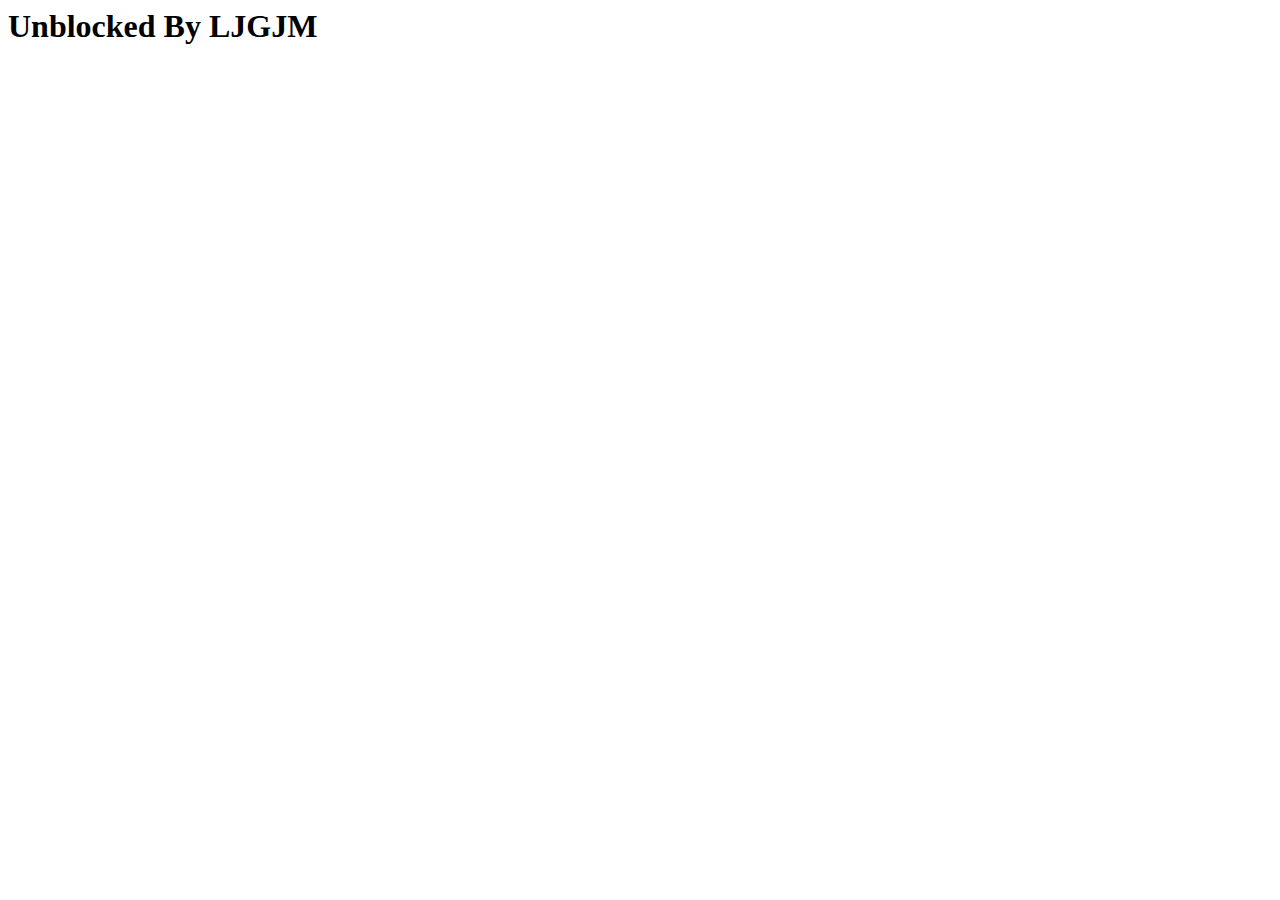
<file: index.html>
<html>
  <head>
    <title>Unblocked By LJGJM</title>
    <meta http-equiv="refresh" content="1; url=./7/">
    </head>
  </head>
  <body>
    <h1>
        Unblocked By LJGJM
    </h1>
  </body>
</html>
</file>
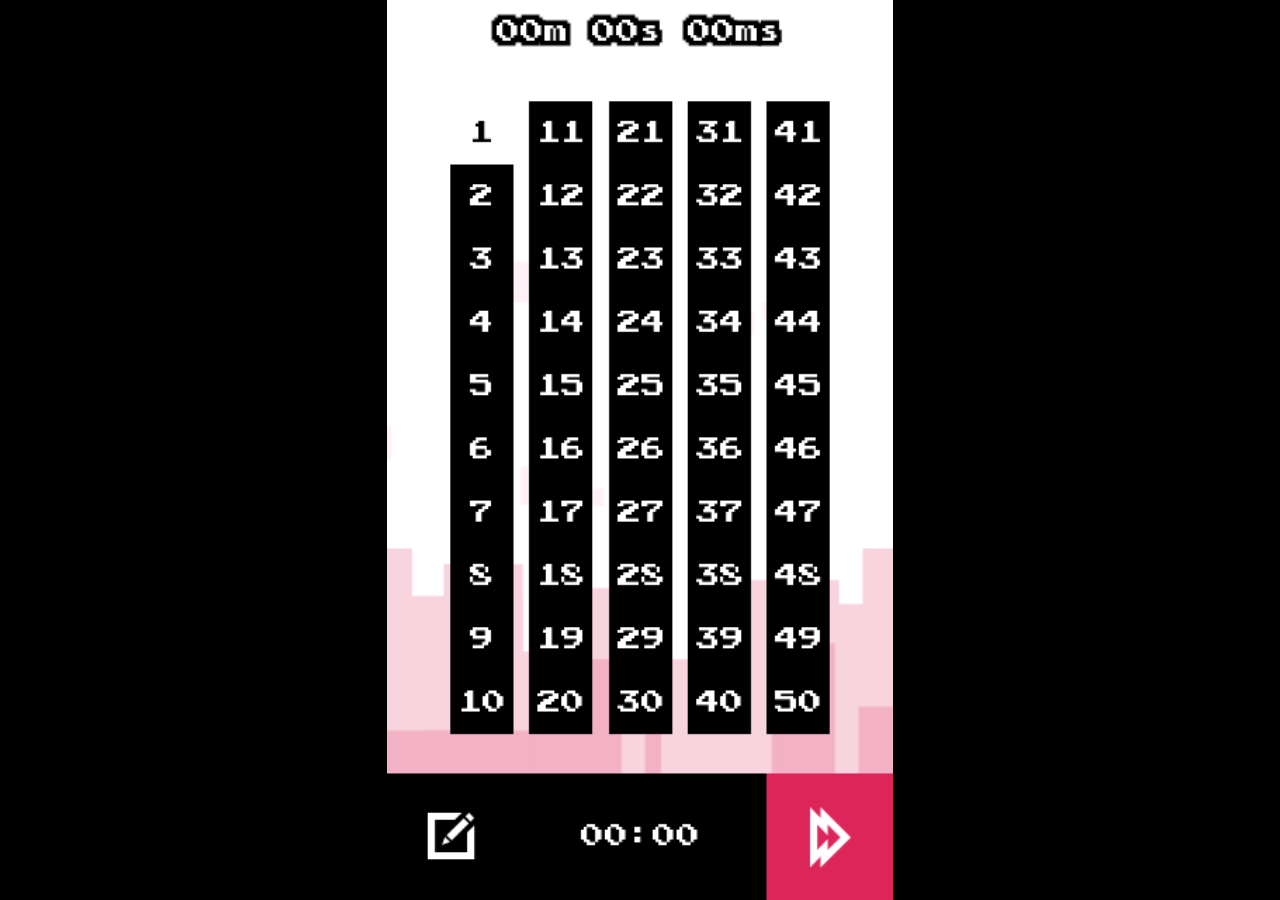
<file: BoxelRebound/index.html>
<!DOCTYPE html>
<html>
    <head>
        <meta charset="utf-8" />
        <meta name="format-detection" content="telephone=no" />
        <meta name="msapplication-tap-highlight" content="no" />
        <meta content='width=device-width, initial-scale=1, maximum-scale=1, user-scalable=0' name='viewport' />
        <link href="css/materia-icons.css" rel="stylesheet">
        <link rel="stylesheet" type="text/css" href="css/stylesheet.css">
        <link rel="icon" type="image/png" href="img/icons/icon.png">
        <title>Boxel Rebound</title>
    </head>
    <body oncontextmenu="return false;">
        <div class="app" id="app">
            <div id="content">
                <canvas id="gameCanvas" width="360" height="640"></canvas>
            </div>
        </div>

        <form id="id-options" class="options" style="display: none;">
            <div class="banner">
                <img src="img/banner.png" />
                <p class="title">Boxel<br> Rebound</p>
                <p class="subtitle"><img class="google-icon" src="img/icons/google-icon.svg" /><span id="status">Boxel Golf is now available on Google Chrome!</span></p>
            </div>
            <span id="version"></span>
            <div class="wrapper">
                <input id="id-audio" type="checkbox" class="switch-input">
                <label for="id-audio" class="switch-label">Audio</label>
                <input id="id-fullscreen" type="checkbox" class="switch-input">
                <label for="id-fullscreen" class="switch-label">Fullscreen</label>
                <input id="id-fastmode" type="checkbox" class="switch-input">
                <label for="id-fastmode" class="switch-label">Fast Mode</label>
                <div class="buttons">
                    <button id="id-browse" type="button" class="md-btn" autofocus><i class="material-icons">language</i></button>
                    <button id="id-play" type="button" class="md-btn" autofocus>play</button>
                </div>
                <div class="social"><span id="id-social"><i class="material-icons">favorite</i> Write a review</span></div>
            </div>
        </form>

        <div id="browser" class="browser" style="display: none;">
            <div class="wrapper">
                <img class="icon" src="img/icons/icon.png">
                <h1>Boxel Rebound Community</h1>
                <nav>
                    <ul>
                        <li><a href="index.html?browse=true&filter=recent">Recent</a></li>
                        <li><a href="index.html?browse=true&filter=hot">Hot</a></li>
                        <li><a href="index.html?browse=true&filter=popular">Popular</a></li>
                        <li><a href="index.html?browse=true&filter=easy">Easy</a></li>
                        <li><a href="index.html?browse=true&filter=expert">Expert</a></li>
                        <li>
                            <form id="search-form">
                                <input id="search-box" type="text" placeholder="ex: #aabbcc">
                                <button>Search</button>
                            </form>
                        </li>
                    </ul>
                </nav>
                <div class="row">
                    <div id="levels" class="levels col-9 row loading"></div>
                    <div class="col-3" id="app-container"></div>
                </div>
                <p class="disclaimer">All levels are temporary, and are subject to deletion at any time.</p>
            </div>
        </div>

        <!--Game foundation-->
        <script src="js/lz-string.min.js"></script>
        <script src="js/preloadjs-NEXT.min.js"></script>
        <script src="js/soundjs-NEXT.min.js"></script>
        <script src="js/easeljs-NEXT.min.js"></script>
        <script src="js/tweenjs-NEXT.min.js"></script>
        <script src="js/jquery-3.3.1.min.js"></script>
        <script src="js/draggable.min.js"></script>

        <!-- Game 'Classes'  -->
        <script type="text/javascript" src="js/AssetManager.js"></script>
        <script type="text/javascript" src="js/Theme.js"></script>
        <script type="text/javascript" src="js/Home.js"></script>
        <script type="text/javascript" src="js/Interface.js"></script>
        <script type="text/javascript" src="js/DialogWindow.js"></script>
        <script type="text/javascript" src="js/Clock.js"></script>
        <script type="text/javascript" src="js/Timer.js"></script>
        <script type="text/javascript" src="js/LevelMap.js"></script>
        <script type="text/javascript" src="js/LevelEditor.js"></script>
        <script type="text/javascript" src="js/StorageManager.js"></script>
        <script type="text/javascript" src="js/Tiles.js"></script>
        <script type="text/javascript" src="js/Player.js"></script>
        <script type="text/javascript" src="js/Gravity.js"></script>
        <script type="text/javascript" src="js/Particles.js"></script>
        <script type="text/javascript" src="js/Button.js"></script>
        <script type="text/javascript" src="js/LunchBox.js"></script>
        <script type="text/javascript" src="js/Game.js"></script>
        <script type="text/javascript" src="js/FileSaver.min.js"></script>
        <script type="text/javascript" src="js/buy.js"></script>
        <script type="text/javascript" src="js/Extension.js"></script>
    </body>
</html>
</file>
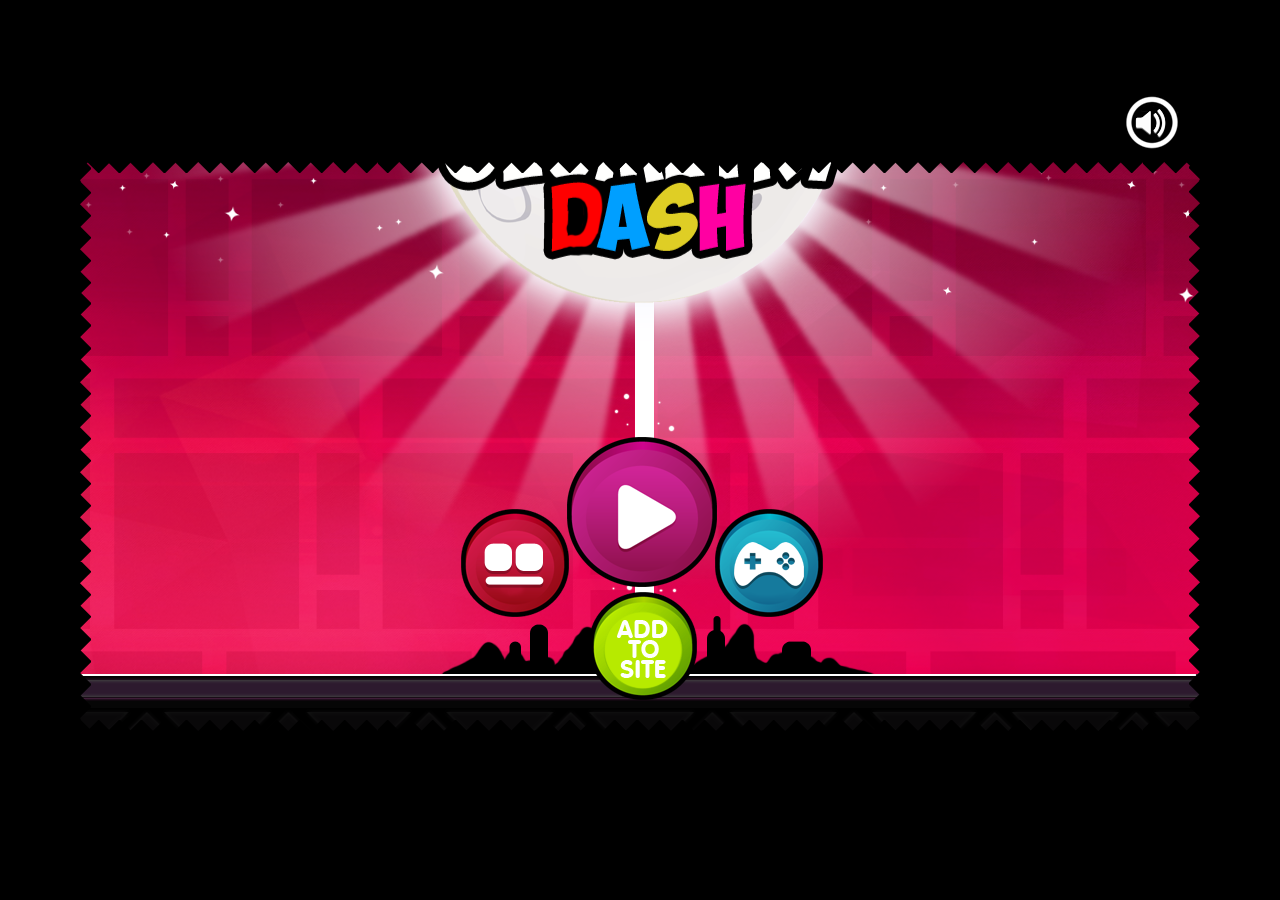
<file: GD/index.html>
<!DOCTYPE html>
<html manifest="offline.appcache">
<head>
    <meta charset="UTF-8" />
	<meta http-equiv="X-UA-Compatible" content="IE=edge,chrome=1" />
	<title>Geometry Dash</title>
	
	<!-- Standardised web app manifest -->
	<link rel="manifest" href="appmanifest.json" />
	
	<!-- Allow fullscreen mode on iOS devices. (These are Apple specific meta tags.) -->
	<meta name="viewport" content="width=device-width, initial-scale=1.0, maximum-scale=1.0, minimum-scale=1.0, user-scalable=no, minimal-ui" />
	<meta name="apple-mobile-web-app-capable" content="yes" />
	<meta name="apple-mobile-web-app-status-bar-style" content="black" />
	<link rel="apple-touch-icon" sizes="256x256" href="icon-256.png" />
	<meta name="HandheldFriendly" content="true" />
	
	<!-- Chrome for Android web app tags -->
	<meta name="mobile-web-app-capable" content="yes" />
	<link rel="shortcut icon" sizes="256x256" href="icon-256.png" />

    <!-- All margins and padding must be zero for the canvas to fill the screen. -->
	<style type="text/css">
		* {
			padding: 0;
			margin: 0;
		}
		html, body {
			background: #000;
			color: #fff;
			overflow: hidden;
			touch-action: none;
			-ms-touch-action: none;
		}
		canvas {
			touch-action-delay: none;
			touch-action: none;
			-ms-touch-action: none;
		}
    </style>
	

</head> 
 
<body> 
	<div id="fb-root"></div>
	
	<script src="code1.js"></script>
	
	<!-- The canvas must be inside a div called c2canvasdiv -->
	<div id="c2canvasdiv">
	
		<!-- The canvas the project will render to.  If you change its ID, don't forget to change the
		ID the runtime looks for in the jQuery events above (ready() and cr_sizeCanvas()). -->
		<canvas id="c2canvas" width="1280" height="720">
			<!-- This text is displayed if the visitor's browser does not support HTML5.
			You can change it, but it is a good idea to link to a description of a browser
			and provide some links to download some popular HTML5-compatible browsers. -->
			<h1>Your browser does not appear to support HTML5.  Try upgrading your browser to the latest version.  <a href="http://www.whatbrowser.org">What is a browser?</a>
			<br/><br/><a href="http://www.microsoft.com/windows/internet-explorer/default.aspx">Microsoft Internet Explorer</a><br/>
			<a href="http://www.mozilla.com/firefox/">Mozilla Firefox</a><br/>
			<a href="http://www.google.com/chrome/">Google Chrome</a><br/>
			<a href="http://www.apple.com/safari/download/">Apple Safari</a></h1>
		</canvas>
		
	</div>
	
	<!-- Pages load faster with scripts at the bottom -->
	
	<!-- Construct 2 exported games require jQuery. -->
	<script src="jquery-2.1.1.min.js"></script>


	
    <!-- The runtime script.  You can rename it, but don't forget to rename the reference here as well.
    This file will have been minified and obfuscated if you enabled "Minify script" during export. -->
	<script src="c2runtime.js"></script>

    <script src="code2.js"></script>
</body> 
</html>
</file>
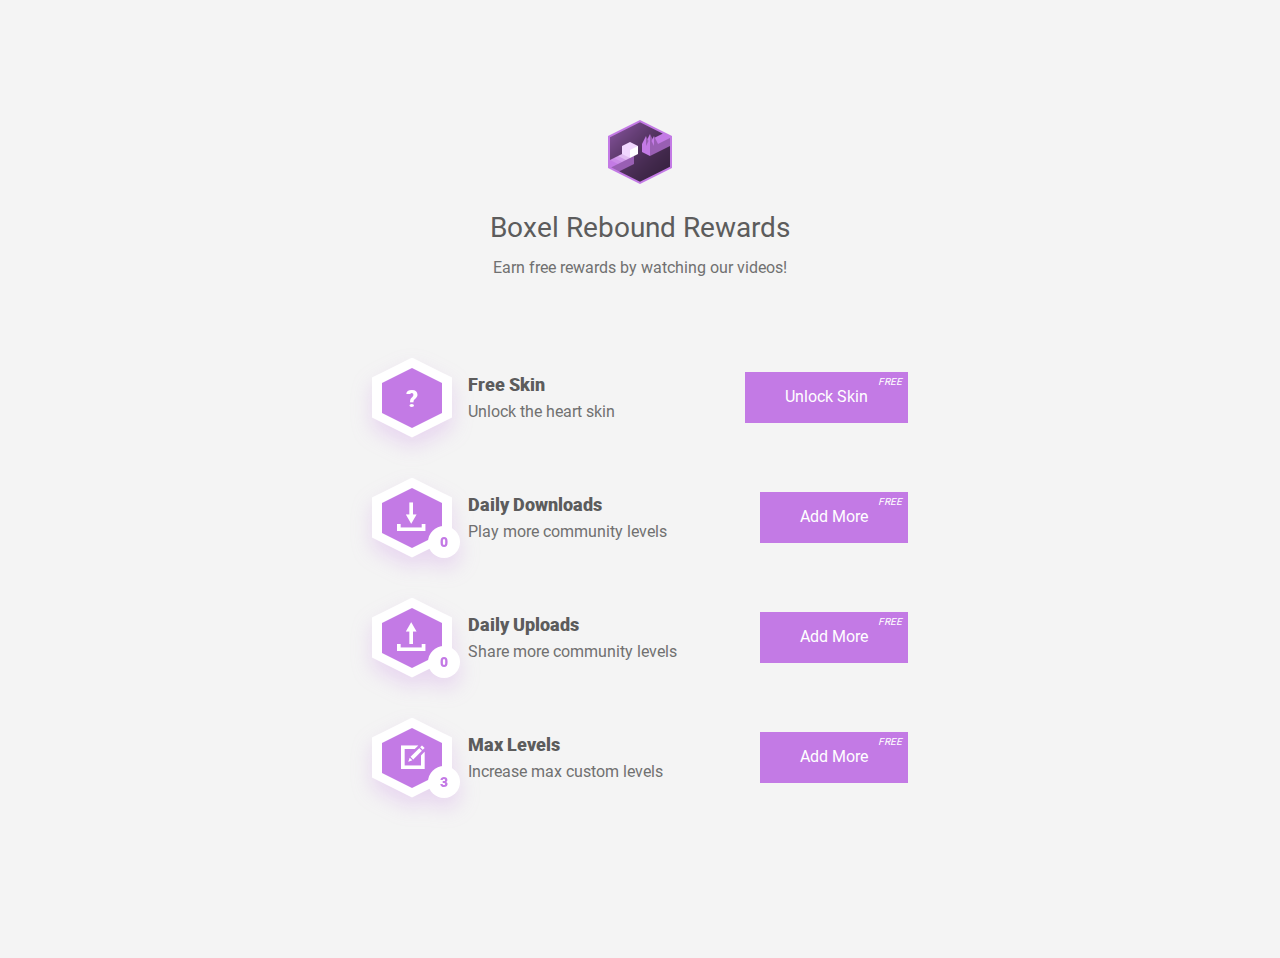
<file: BoxelRebound/rewards.html>
<!DOCTYPE html>
<html>
    <head>
		<meta charset="utf-8">
        <title>Boxel Rebound Rewards</title>
        <meta name="description" content="Earn rewards for supporting Kargoh's Youtube channel">
        <meta name="keywords" content="chrome web store extension game">
        <meta name="author" content="Jacob DeBenedetto">
        <meta name="viewport" content="width=device-width, minimum-scale=1">
        <link rel="icon" type="image/png" href="img/icons/icon.png">
        <link href="css/materia-icons.css" rel="stylesheet">
        <link href="css/boxel-icons.css" rel="stylesheet">
        <link href="css/rewards.css" rel="stylesheet">
    </head>
    <body>
        <div class="row">
            <div class="col">
                <div class="header">
                    <img src="img/icons/icon.png">
                    <h1>Boxel Rebound Rewards</h1>
                    <p>Earn free rewards by watching our videos!</p>
                </div>
                <div class="rewards">
                    <div class="row skins">
                        <div class="col-8">
                            <div class="details">
                                <div class="icon">
                                    <div class="shape"></div>
                                </div>
                                <div class="description">
                                    <strong>Free Skin</strong>
                                    <span>Unlock the heart skin</span>
                                </div>
                            </div>
                        </div>
                        <div class="col-4">
                            <a href="#activate-skin" class="button free">Unlock Skin</a>
                        </div>
                    </div>
                    <div class="row downloads">
                        <div class="col-8">
                            <div class="details">
                                <div class="icon">
                                    <div class="shape"></div>
                                    <div class="value">10</div>
                                </div>
                                <div class="description">
                                    <strong>Daily Downloads</strong>
                                    <span>Play more community levels</span>
                                </div>
                            </div>
                        </div>
                        <div class="col-4">
                            <a href="#add-downloads" class="button free">Add More</a>
                        </div>
                    </div>
                    <div class="row uploads">
                        <div class="col-8">
                            <div class="details">
                                <div class="icon">
                                    <div class="shape"></div>
                                    <div class="value">5</div>
                                </div>
                                <div class="description">
                                    <strong>Daily Uploads</strong>
                                    <span>Share more community levels</span>
                                </div>
                            </div>
                        </div>
                        <div class="col-4">
                            <a href="#add-uploads" class="button free">Add More</a>
                        </div>
                    </div>
                    <div class="row levels">
                        <div class="col-8">
                            <div class="details">
                                <div class="icon">
                                    <div class="shape"></div>
                                    <div class="value">3</div>
                                </div>
                                <div class="description">
                                    <strong>Max Levels</strong>
                                    <span>Increase max custom levels</span>
                                </div>
                            </div>
                        </div>
                        <div class="col-4">
                            <a href="#add-levels" class="button free">Add More</a>
                        </div>
                    </div>
                </div>
            </div>
        </div>
        <div id="popup">
            <div class="background"></div>
            <div class="wrapper">
                <span aria-label="close popup" class="btn close" tabindex="0">x</span>
                <div class="content">
                    <div class="step-1">
                        <h1><strong><em>Step 1:</em></strong> <span>Watch any of</span> <strong><em>Kargoh's</em></strong> <span>videos</span></h1>
                        <div class="youtube-container">
                            <iframe src="https://www.youtube.com/embed/x5YTnZeo8kk" frameborder="0"></iframe>
                        </div>
                        <p class="instructions breathe invisible">
                            Please watch more than <strong><em>5 minutes</em></strong> to enable step 2
                        </p>
                    </div>
                    <div class="step-2">
                        <h1><strong><em>Step 2:</em></strong> <span>Activate</span></h1>
                        <form id="verify">
                            <input name="username" type="hidden" placeholder="ex: kargoh">
                            <button class="button" type="submit">Activate <img src="img/icons/add-icon.svg"></button>
                        </form>
                    </div>
                    <div class="step-3 hidden"></div>
                </div>
            </div>
        </div>

        <!--Game foundation-->
        <script src="js/jquery-3.3.1.min.js"></script>
        <script src="js/StorageManager.js"></script>
        <script src="js/rewards.js"></script>
    </body>
</html>
</file>
<file: BoxelRebound/css/materia-icons.css>
/* fallback */
@font-face {
  font-family: 'Material Icons';
  font-style: normal;
  font-weight: 400;
  src: url('../fonts/materia-icons.woff2') format('woff2');
}

.material-icons {
  font-family: 'Material Icons';
  font-weight: normal;
  font-style: normal;
  font-size: 24px;
  line-height: 1;
  letter-spacing: normal;
  text-transform: none;
  display: inline-block;
  white-space: nowrap;
  word-wrap: normal;
  direction: ltr;
  -webkit-font-feature-settings: 'liga';
  -webkit-font-smoothing: antialiased;
}
</file>
<file: BoxelRebound/css/stylesheet.css>
html { background-color:#000; font-family: 'prstart'; min-width: 180px; min-height: 320px; }
body { margin:0; overflow: hidden; height: 100%; }
canvas { display: block; width: 100%; height: auto; background-color: #000000; }

/* GRIX - CSS Grid library */
.row{display:flex;flex-wrap:wrap}.row>[class*="col-"]{box-sizing:border-box;padding:0 12px;flex-grow:0}.row>.col{box-sizing:border-box;-ms-flex-preferred-size:0;-ms-flex-positive:1;flex:1 0 0;padding:0 12px;width:100%}.row>.col-1-m{width:8.3334%}.row>.col-2-m{width:16.6667%}.row>.col-3-m{width:25%}.row>.col-4-m{width:33.3334%}.row>.col-5-m{width:41.6667%}.row>.col-6-m{width:50%}.row>.col-7-m{width:58.3334%}.row>.col-8-m{width:66.6667%}.row>.col-9-m{width:75%}.row>.col-10-m{width:83.3334%}.row>.col-11-m{width:91.6667%}.row>.col-12-m{width:100%}.row>.col-1{width:8.3334%}.row>.col-2{width:16.6667%}.row>.col-3{width:25%}.row>.col-4{width:33.3334%}.row>.col-5{width:41.6667%}.row>.col-6{width:50%}.row>.col-7{width:58.3334%}.row>.col-8{width:66.6667%}.row>.col-9{width:75%}.row>.col-10{width:83.3334%}.row>.col-11{width:91.6667%}.row>.col-12{width:100%}@media (max-width: 768px){.row>[class*="col-"].col-1-m{width:8.3334%}.row>[class*="col-"].col-2-m{width:16.6667%}.row>[class*="col-"].col-3-m{width:25%}.row>[class*="col-"].col-4-m{width:33.3334%}.row>[class*="col-"].col-5-m{width:41.6667%}.row>[class*="col-"].col-6-m{width:50%}.row>[class*="col-"].col-7-m{width:58.3334%}.row>[class*="col-"].col-8-m{width:66.6667%}.row>[class*="col-"].col-9-m{width:75%}.row>[class*="col-"].col-10-m{width:83.3334%}.row>[class*="col-"].col-11-m{width:91.6667%}.row>[class*="col-"].col-12-m{width:100%}.row>.col-1{width:100%}.row>.col-2{width:100%}.row>.col-3{width:100%}.row>.col-4{width:100%}.row>.col-5{width:100%}.row>.col-6{width:100%}.row>.col-7{width:100%}.row>.col-8{width:100%}.row>.col-9{width:100%}.row>.col-10{width:100%}.row>.col-11{width:100%}.row>.col-12{width:100%}}

#content { margin: 0 auto; display: flex; flex-direction: column; justify-content: center; }
.options { background-color: #fff; font-family: 'Roboto', Arial, Helvetica, sans-serif; font-size: 14px; color: #5c5c5c; position: absolute; top: 0; right: 0; bottom: 0; left: 0; }
.options .wrapper { padding: 8px 16px; }
.options #version { position: absolute; top: 56px; left: 16px; font-size: 10px; color: #fff; }
.options a { color: inherit; text-align: center; display: block; text-decoration: none; }
.options .banner { min-height: 150px; position: relative; }
.options .banner img { max-width: 100% !important; display: block; }
.options .banner p { position: absolute; margin: 0; color: #fff; left: 16px; right: 16px; }
.options .banner .title { top: 12px; font-family: 'RobotoBlack'; font-size: 22px; line-height: 22px; }
.options .banner .google-icon { max-width: 16px !important; display: inline-block; vertical-align: top; margin-top: -2px; padding-right: 4px; }
.options .banner .subtitle { bottom: 8px; font-style: italic; font-size: 12px; word-break: break-word; display: flex; align-items: flex-start; cursor: pointer; }
.options .banner .md-btn { position: absolute; bottom: 16px; left: 16px; right: 16px; margin: 0; width: auto; height: auto; line-height: 24px; }
.options .banner .md-btn:hover + .caption,
.options .banner .caption:hover { display: block; }
.options .banner .caption { display: none; position: absolute; bottom: 52px; left: 16px; right: 16px; background-color: #fff; font-size: 12px; padding: 8px; text-transform: initial; }
.options .banner .caption:after { content: ''; position: absolute; width: 0; left: calc(50% - 8px); top: 100%; height: 0; border-style: solid; border-width: 8px 8px 0 8px; border-color: #fff transparent transparent transparent; }
.options .banner .caption a { display: inline; text-decoration: underline; }
.options p#dev-message { font-size: 10px; background-color: #eee; padding: 6px; height: 80px; margin: 0 0 6px; border: 2px solid #c37ae5; box-sizing: border-box; overflow: hidden; }
.options p#dev-message a { display: inline-block; text-decoration: underline; }
.options .switch-input { display: none; }
.options .switch-label { box-sizing: border-box; position: relative; display: inline-block; cursor: pointer; font-weight: 500; text-align: left; padding: 6px 0 6px 48px; user-select: none; width: 100%; line-height: 16px; }
.options .switch-label:before, .switch-label:after { content: ""; position: absolute; margin: 0; outline: 0; top: 50%; transform: translate(0px, -50%); transition: all 0.3s ease; }
.options .switch-label:before { left: 1px; width: 34px; height: 10px; background-color: #9e9e9e; }
.options .switch-label:after { left: 0; width: 16px; height: 16px; background-color: #e6e6e6; }
.options .switch-input:checked + .switch-label:before { background-color: #995fb3; }
.options .switch-input:checked + .switch-label:after { background-color: #de5ced; transform: translate(20px, -50%) rotate(180deg); }
.options .switch-label:hover:after { background-color: #cccccc; transform: translate(0, -50%) rotate(90deg); }
.options .strike { position: relative; opacity: 0.5; }
.options .strike:after { position: absolute; content: ''; width: 100%; border-bottom: 1px solid #fff; left: 0; bottom: 50%; }
.options .buttons { display: flex; }
.options .buttons #id-browse { border-right: 4px solid #fff; padding: 0; width: 52px; background-color: #e6e6e6; color: #5c5c5c; }
.options .buttons #id-browse:hover { background-color: #ccc; }
.options .buttons #id-browse .material-icons { color: #5c5c5c; }
.options .md-btn { font-family: 'Roboto', Arial, Helvetica, sans-serif; display: block; height: 36px; width: 100%; margin: 8px 0; padding: 6px 16px; text-align: center; touch-action: manipulation; cursor: pointer; user-select: none; border: 0; background: #de5ced; color: #fff; outline: 0; text-transform: uppercase; text-decoration: none; }
.options .md-btn:hover { background-color: #802e8d; }
.options .social { text-align: center; display: block; }
.options .social #id-social { cursor: pointer; } 
.options .social #id-social .material-icons { color: #dc265a; font-size: 16px; vertical-align: middle; animation: 1s ease-in-out throb infinite; } 
.browser { height: 100vh; background-color: #f4f4f4; font-family: 'Roboto', Arial, Helvetica, sans-serif; font-size: 14px; color: #5c5c5c; text-align: center; overflow-y: scroll; }
.browser .wrapper { max-width: 80%; margin: auto; padding: 32px 12px; }
.browser .icon { padding: 24px 0; max-width: 64px; }
.browser h1 { margin: 0; padding: 0; font-weight: normal; }
.browser nav { padding: 36px 12px 48px; }
.browser nav ul { margin: 0; padding: 0; list-style: none; display: flex; flex-wrap: wrap; }
.browser nav ul li { display: inline-block; padding-bottom: 12px; margin-right: 4px; }
.browser nav ul li:last-of-type { margin: 0 0 0 auto; }
.browser nav ul li a { background-color: #ddd; display: block; text-decoration: none; color: inherit; padding: 12px; }
.browser nav ul li a:hover { background-color: #ccc; }
.browser nav ul li a.active { background-color: #de5ced; color: #fff; pointer-events: none; }
.browser nav ul li form { height: 100%; display: flex; }
.browser nav ul li form input { border: none; background-color: #ddd; padding: 0 12px; width: 80px; font-size: 14px; }
.browser nav ul li form button { cursor: pointer; border: none; background-color: #de5ced; color: #fff; padding: 12px; }
.browser .levels { justify-content: center; position: relative; min-height: 200px; }
.browser .levels .level { background-color: #fff; margin: 0 6px 12px; box-shadow: 0 2px 3px rgba(0, 0, 0, 0.05); padding: 12px; }
.browser .levels .level.col-6 { width: calc(50% - 6px); }
.browser .levels .level.col-6:nth-of-type(odd) { margin: 0 6px 12px 0; }
.browser .levels .level.col-6:nth-of-type(even) { margin: 0 0 12px 6px; }
.browser .levels .level.col-12 { margin: 0 0 12px; }
.browser .levels .level.limit { margin: 0; padding: 64px; }
.browser .levels .level.limit a { font-weight: bold; color: #c37ae5; }
.browser .levels .level.censor .tip { opacity: 0.1; }
.browser .levels .level.censor .level_map img { opacity: 0.1; }
.browser .levels .level .tip { text-align: left; font-size: 14px; line-height: 24px; color: #a1a1a1; white-space: nowrap; overflow: hidden; text-overflow: ellipsis; }
.browser .levels .level .tip:first-letter { text-transform: capitalize; }
.browser .levels .level .level_map { cursor: pointer; overflow-x: auto; overflow-y: hidden; height: 120px; padding-bottom: 17px; }
.browser .levels .level .level_map img { image-rendering: pixelated; height: inherit; width: auto; }
.browser .levels .level .stats { display: flex; justify-content: flex-end; font-size: 14px; color: #a1a1a1; padding-top: 12px; }
.browser .levels .level .stats .material-icons { font-size: 16px; vertical-align: middle; padding-left: 12px; }
.browser .levels .level .stats .report { margin: 0 auto 0 0; cursor: pointer; }
.browser .levels .level .stats .report .material-icons { padding: 0; }
.browser .levels .level .stats .report:hover,
.browser .levels .level .stats .report.active { color: #de5ced; }
.browser .levels .level .stats > div { position: relative; cursor: default; }
.browser .levels .level .stats > div:before { display: none; background-color: #de5ced; color: #fff; content: ''; position: absolute; bottom: calc(100% + 12px); padding: 8px; white-space: nowrap; z-index: 1; }
.browser .levels .level .stats > div:after { display: none; background-color: #de5ced; color: #fff; content: ''; position: absolute; bottom: calc(100% + 8px); left: 16px; padding: 4px; transform: rotate(45deg); z-index: 1; }
.browser .levels .level .stats > div:hover:before { display: block; }
.browser .levels .level .stats > div:hover:after { display: block; }
.browser .levels .level .stats .level_id:before { content: 'Level code'; }
.browser .levels .level .stats .completed:before { content: 'Completions'; }
.browser .levels .level .stats .downloads:before { content: 'Downloads'; }
.browser .levels .level .stats .report:before { content: 'Is this level inappropriate?'; }
.browser .levels .level .stats .report.active:before { content: 'Your report has been recorded'; }
.browser .disclaimer { padding-top: 64px; }
.browser .disclaimer a { color: #de5ced; font-family: 'RobotoBlack'; }
.browser #app-container .message { margin: 0 0 12px; padding: 12px; background-color: #eee; }
.browser #app-container .message a { color: #de5ced; font-family: 'RobotoBlack'; }
.browser #app-container #app { position: sticky; top: 24px; box-shadow: 0 2px 3px rgba(0, 0, 0, 0.05); }
.browser #app-container #content { margin: 0; width: 100% !important; height: 100% !important; }

/* loader styling */
.loading { position: relative; }
.loading:before, .loading:after { z-index: 1; }
.loading:before { content: ''; position: absolute; top: 0; right: 0; bottom: 0; left: 0; background-color: #eee; }
.loading:after { content: ''; position: absolute; left: 50%; top: 50%; border: 8px solid #ddd; border-radius: 50%; border-top: 8px solid #de5ced; width: 24px; height: 24px; animation: spin 1s ease-in-out infinite; margin-left: -12px; margin-top: -12px; }

/* Clock styling */
.clock { display: flex; align-items: center; position: fixed; bottom: 0; left: 0; color: #ffffff; font-family: 'prstart'; font-size: 24px; }
.clock .material-icons { padding: 8px; cursor: pointer; display: flex; align-items: center; justify-content: center; background-color: #dc265a; font-size: inherit; line-height: inherit; }
.clock .material-icons:hover { background-color: #620460; }
.clock .material-icons[class*="zoom"] { background-color: #620460; }
.clock .timer { padding: 8px; background-color: #000000; display: flex; align-items: center; justify-content: center; font-size: inherit; line-height: inherit; }

@font-face { font-family: icons; src: url('../fonts/Boxel-Icons.woff2') format('woff2'), url('../fonts/Boxel-Icons.woff') format('woff'); }
@font-face { font-family: prstart; src: url('../fonts/prstart.woff2') format('woff2'), url('../fonts/prstart.woff') format('woff'); }
@font-face { font-family: Roboto; src: url('../fonts/Roboto-Regular.woff2') format('woff2'), url('../fonts/Roboto-Regular.woff') format('woff'); }
@font-face { font-family: RobotoBlack; src: url('../fonts/Roboto-Black.woff2') format('woff2'), url('../fonts/Roboto-Black.woff') format('woff'); }

@keyframes throb { 0% { transform: scale(1); } 50% { transform: scale(1.25); } 100% { transform: scale(1); }}
@keyframes spin { 0% { transform: rotate(0deg); } 100% { transform: rotate(720deg); }}
</file>
<file: BoxelRebound/css/boxel-icons.css>
@font-face { 
  font-family: 'Boxel Icons';
  src:
    url('../fonts/Boxel-Icons.woff2') format('woff2'),
    url('../fonts/Boxel-Icons.woff') format('woff');
}
</file>
<file: BoxelRebound/css/rewards.css>
/* CSS Normalizer */
html { line-height: 1.15; -webkit-text-size-adjust: 100%; } body { margin: 0; } h1 { font-size: 2em; margin: 0.67em 0; } hr { box-sizing: content-box; height: 0; overflow: visible; } pre { font-family: monospace, monospace; font-size: 1em; } a { background-color: transparent; } abbr[title] { border-bottom: none; text-decoration: underline; text-decoration: underline dotted; } b, strong { font-weight: bolder; } code, kbd, samp { font-family: monospace, monospace; font-size: 1em; } small { font-size: 80%; } sub, sup { font-size: 75%; line-height: 0; position: relative; vertical-align: baseline; } sub { bottom: -0.25em; } sup { top: -0.5em; } img { border-style: none; } button, input, optgroup, select, textarea { font-family: inherit; font-size: 100%; line-height: 1.15; margin: 0; } button, input { overflow: visible; } button, select { text-transform: none; } button, [type="button"], [type="reset"], [type="submit"] { -webkit-appearance: button; } button::-moz-focus-inner, [type="button"]::-moz-focus-inner, [type="reset"]::-moz-focus-inner, [type="submit"]::-moz-focus-inner { border-style: none; padding: 0; } button:-moz-focusring, [type="button"]:-moz-focusring, [type="reset"]:-moz-focusring, [type="submit"]:-moz-focusring { outline: 1px dotted ButtonText; } fieldset { padding: 0.35em 0.75em 0.625em; } legend { box-sizing: border-box; color: inherit; display: table; max-width: 100%; padding: 0; white-space: normal; } progress { vertical-align: baseline; } textarea { overflow: auto; } [type="checkbox"], [type="radio"] { box-sizing: border-box; padding: 0; } [type="number"]::-webkit-inner-spin-button, [type="number"]::-webkit-outer-spin-button { height: auto; } [type="search"] { -webkit-appearance: textfield; outline-offset: -2px; } [type="search"]::-webkit-search-decoration { -webkit-appearance: none; } ::-webkit-file-upload-button { -webkit-appearance: button; font: inherit; } details { display: block; } summary { display: list-item; } template { display: none; } [hidden] { display: none; }

/* CSS Grid System - https://github.com/doppl3r/grix */
.row{display:flex;flex-wrap:wrap}.row>[class*="col-"]{box-sizing:border-box;padding:0 12px;flex-grow:0}.row>.col{box-sizing:border-box;-ms-flex-preferred-size:0;-ms-flex-positive:1;flex:1 0 0;padding:0 12px;width:100%}.row>.col-1-m{width:8.3334%}.row>.col-2-m{width:16.6667%}.row>.col-3-m{width:25%}.row>.col-4-m{width:33.3334%}.row>.col-5-m{width:41.6667%}.row>.col-6-m{width:50%}.row>.col-7-m{width:58.3334%}.row>.col-8-m{width:66.6667%}.row>.col-9-m{width:75%}.row>.col-10-m{width:83.3334%}.row>.col-11-m{width:91.6667%}.row>.col-12-m{width:100%}.row>.col-1{width:8.3334%}.row>.col-2{width:16.6667%}.row>.col-3{width:25%}.row>.col-4{width:33.3334%}.row>.col-5{width:41.6667%}.row>.col-6{width:50%}.row>.col-7{width:58.3334%}.row>.col-8{width:66.6667%}.row>.col-9{width:75%}.row>.col-10{width:83.3334%}.row>.col-11{width:91.6667%}.row>.col-12{width:100%}@media (max-width: 768px){.row>[class*="col-"].col-1-m{width:8.3334%}.row>[class*="col-"].col-2-m{width:16.6667%}.row>[class*="col-"].col-3-m{width:25%}.row>[class*="col-"].col-4-m{width:33.3334%}.row>[class*="col-"].col-5-m{width:41.6667%}.row>[class*="col-"].col-6-m{width:50%}.row>[class*="col-"].col-7-m{width:58.3334%}.row>[class*="col-"].col-8-m{width:66.6667%}.row>[class*="col-"].col-9-m{width:75%}.row>[class*="col-"].col-10-m{width:83.3334%}.row>[class*="col-"].col-11-m{width:91.6667%}.row>[class*="col-"].col-12-m{width:100%}.row>.col-1{width:100%}.row>.col-2{width:100%}.row>.col-3{width:100%}.row>.col-4{width:100%}.row>.col-5{width:100%}.row>.col-6{width:100%}.row>.col-7{width:100%}.row>.col-8{width:100%}.row>.col-9{width:100%}.row>.col-10{width:100%}.row>.col-11{width:100%}.row>.col-12{width:100%}}

/* CSS Global */
*, *:before { box-sizing: border-box; user-select: none; /* transition: all 0.15s ease-in-out; */ }
html { background-color: #f4f4f4; }
body { font-family: 'Roboto-Regular'; animation: fade-in 1s ease-in-out; padding: 120px 12px; }
body > .row { align-items: center; display: flex; justify-content: center; }
h1 { color: #5C5C5C; font-size: 28px; margin: 0 0 12px 0; font-weight: normal; }
p { color: #707070; font-size: 16px; line-height: 21px; }
a { color: inherit; text-decoration: none; }
strong { color: #C37AE5; font-family: 'Roboto-Black'; }
form { display: flex; justify-content: center; flex-wrap: wrap; }
form input { background-color: #eeeeee; border: none; color: #707070; font-size: 16px; padding: 10px; margin: 0 12px 0 0; }

.button { background-color: #C37AE5; border: none; color: #ffffff; display: inline-block; font-size: 16px; padding: 16px 40px; cursor: pointer; position: relative; white-space: nowrap }
.button:hover { background-color: #a666c3; }
.button.free:after { content: 'free'; position: absolute; top: 4px; right: 6px; font-size: 10px; text-transform: uppercase; font-style: italic; }
.button img { display: inline-block; height: 24px; margin: 0 0 0 4px; width: auto; vertical-align: middle; }
.disable-scroll { overflow: hidden; }
.material-icons { vertical-align: middle; }
.hidden { display: none; }
.invisible { opacity: 0; }
.instructions { width: 100%; }
.validation { width: 100%; }
.breathe { animation: breathe 1s ease-in-out infinite alternate; }

/* Sections */
.header { text-align: center; padding-bottom: 64px; }
.header img { max-width: 64px; margin-bottom: 24px }
.header p { max-width: 480px; margin: auto; padding: 0 0 16px; }
.rewards .row { max-width: 560px; margin: auto; padding-bottom: 40px; }
.rewards .row .col-4 { align-items: center; display: flex; justify-content: flex-end; }
.rewards .details { display: flex; align-items: center; }
.rewards .details .icon { color: #ffffff; display: inline-block; filter: drop-shadow(0px 10px 10px rgba(197, 122, 229, 0.25)); position: relative; }
.rewards .details .icon .shape { background-color: #ffffff; clip-path: polygon(50% 0, 100% 25%, 100% 75%, 50% 100%, 0 75%, 0 25%); font-family: 'Boxel Icons'; font-size: 24px; height: 80px; position: relative; width: 80px; z-index: 0; }
.rewards .details .icon .shape:before { align-items: center; background-color: #C37AE5; bottom: 0; clip-path: inherit; content: 'v'; display: flex; font-size: 32px; justify-content: center; left: 0; position: absolute; right: 0; transform: scale(0.75); top: 0; z-index: -1; }
.rewards .disabled .details .icon { filter: none; }
.rewards .disabled .details .icon .shape { background-color: #eeeeee; }
.rewards .disabled .details .icon .shape:before { background-color: inherit; color: #cccccc; }
.rewards .disabled .details .icon .value { background-color: #eeeeee; color: #cccccc; }
.rewards .disabled .details .description strong { color: #cccccc; }
.rewards .disabled .details .description span { color: #cccccc; }
.rewards .disabled .button { background-color: #eeeeee; color: #cccccc; pointer-events: none; }
.rewards .disabled .button.free:after { content: ''; }
.rewards .details .icon .value { align-items: center; background-color: #ffffff; bottom: 0px; border-radius: 50%; color: #C37AE5; content: ''; display: flex; height: 32px; font-family: 'Roboto-Black'; font-size: 14px; justify-content: center; position: absolute; right: -8px; width: 32px; }
.rewards .details .description { padding-left: 16px; }
.rewards .details .description strong { color: #5C5C5C; display: block; font-family: 'Roboto-Black'; font-size: 18px; padding-bottom: 8px; }
.rewards .details .description span { color: #707070; display: block; font-size: 16px; }
.rewards .skins .details .icon .shape:before { content: '?'; font-family: 'Roboto-Black'; }
.rewards .downloads .details .icon .shape:before { content: 'v'; }
.rewards .uploads .details .icon .shape:before { content: 'w'; }
.rewards .levels .details .icon .shape:before { content: 'c'; }

/* Loading animation */
.loading:before, .loading:after { z-index: 10; }
.loading:before { content: ''; position: fixed; top: 0; right: 0; bottom: 0; left: 0; background-color: #000; opacity: 0.75; }
.loading:after { content: ''; position: fixed; left: 50%; top: 50%; border: 8px solid rgba(0, 0, 0, 0.5); border-radius: 50%; border-top: 8px solid #C37AE5; width: 24px; height: 24px; animation: spin 2s ease-in-out infinite; margin-left: -12px; margin-top: -12px; }

/* Popup styling */
#popup { display: none; /* Hidden by default */ padding: 64px 16px; position: fixed; top: 0; right: 0; bottom: 0; left: 0; z-index: 999999; text-align: center; }
#popup.visible { display: flex; }
#popup .background { background-color: rgba(61, 69, 67, 0.6); position: fixed; top: 0; right: 0; bottom: 0; left: 0; }
#popup .wrapper { background-color: #fff; max-width: 480px; width: 100%; margin: auto; padding: 64px 24px; position: absolute; left: 50%; top: 50%; transform: translate(-50%, -50%); }
#popup .wrapper.compact { padding: 24px; max-width: 640px; }
#popup .wrapper h1 { font-size: 24px; margin-bottom: 24px; }
#popup .wrapper .btn.close { position: absolute; right: 0; top: 0; padding: 0; color: #777; font-size: 48px; width: 64px; height: 64px; display: flex; align-items: center; justify-content: center; cursor: pointer; }
#popup .step-1 { padding-bottom: 0px; }
#popup .step-2 { padding-bottom: 0px; }
#popup .step-3 { display: none; }
#popup .step-3 h1 { margin: 0; }
#popup .disabled { opacity: 0.25; pointer-events: none; }
#popup .button { font-size: 18px; }
#popup.verified .step-1 { display: none; }
#popup.verified .step-2 { display: none; }
#popup.verified .step-3 { display: block; }
#popup .youtube-container { cursor: pointer; display: block; position: relative; padding-bottom: 56.25%; background-position: center; background-size: contain; background-repeat: no-repeat; background-color: rgba(0, 0, 0, 1); }
#popup .youtube-container iframe { pointer-events: none; position: absolute; top: 0; left: 0; right: 0; bottom: 0; width: 100%; height: 100%; }


/* Fonts */
@font-face { font-family: 'Roboto-Black'; src: url("../fonts/Roboto-Black.eot"); src: url("../fonts/Roboto-Black.eot?#iefix") format("embedded-opentype"), url("../fonts/Roboto-Black.woff") format("woff"), url("../fonts/Roboto-Black.ttf") format("truetype"), url("../fonts/Roboto-Black.svg") format("svg"); }
@font-face { font-family: 'Roboto-Regular'; src: url("../fonts/Roboto-Regular.eot"); src: url("../fonts/Roboto-Regular.eot?#iefix") format("embedded-opentype"), url("../fonts/Roboto-Regular.woff") format("woff"), url("../fonts/Roboto-Regular.ttf") format("truetype"), url("../fonts/Roboto-Regular.svg") format("svg"); }

/* Animations */
@keyframes throb { 0% { transform: scale(1); } 50% { transform: scale(0.75); } 100% { transform: scale(1); }}
@keyframes fade-in { 0% { opacity: 0; } 100% { opacity: 1; } }
@keyframes breathe { 0% { transform: scale(1); } 100% { transform: scale(0.95); } }
@keyframes spin { 0% { transform: rotate(0deg); } 100% { transform: rotate(1440deg); }}
</file>
